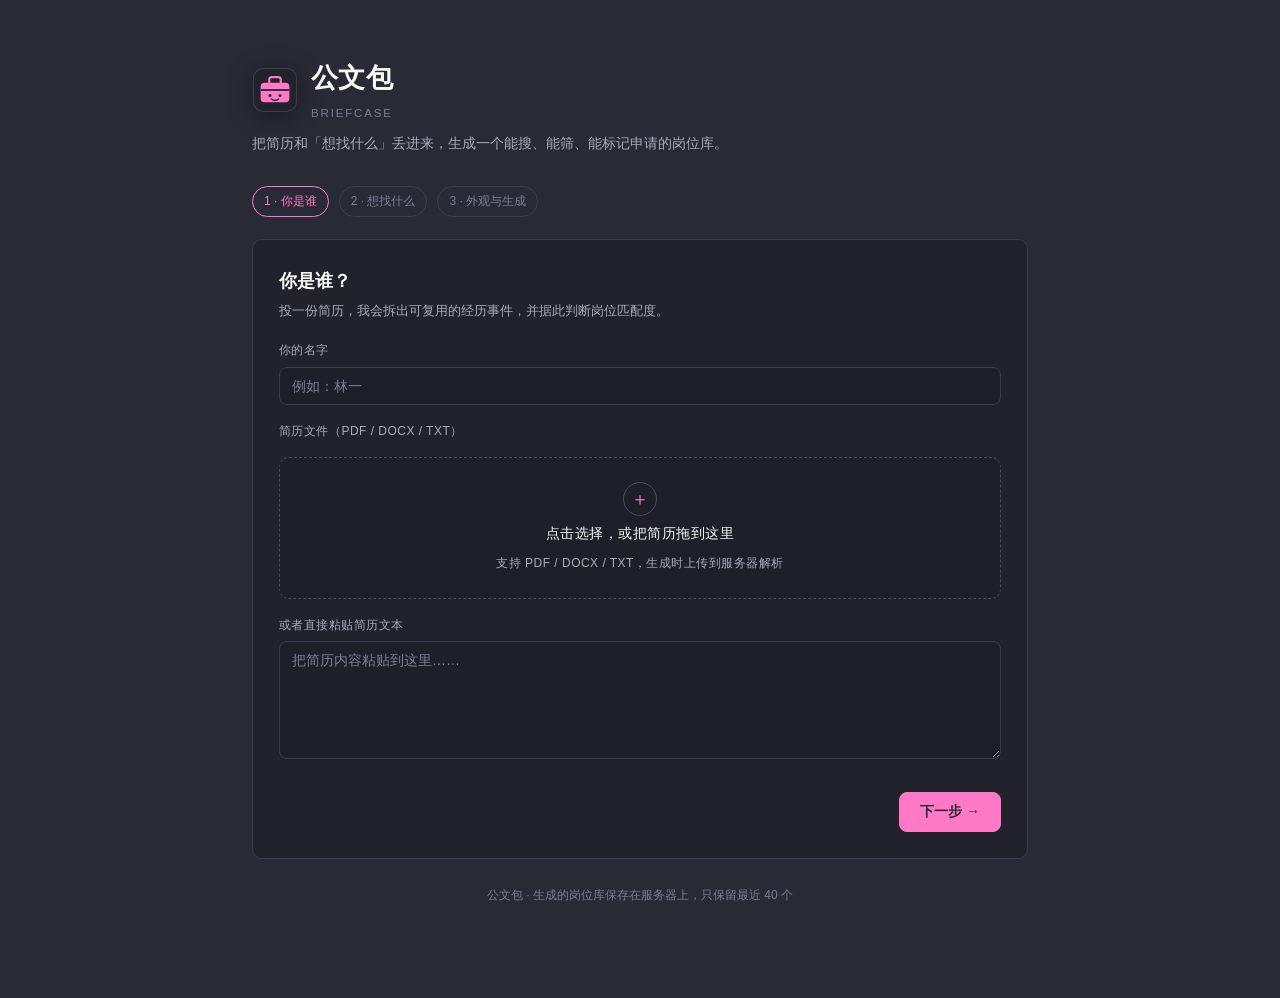
<file: jobkit/studio.html>
<!DOCTYPE html>
<html lang="zh-CN">
<head>
<meta charset="UTF-8">
<meta name="viewport" content="width=device-width, initial-scale=1.0">
<title>公文包 · 把简历变成岗位库</title>
<style>
:root{
  --bg:#141414;--card:#1c1c1c;--card-2:#222;--line:#333;--line-2:#444;
  --ink:#EDE9E0;--muted:#9B968B;--muted-2:#6F6B63;
  --accent:#C8A96B;--accent-soft:rgba(200,169,107,.13);--ok:#9BBF8F;
}
*{box-sizing:border-box}
body{margin:0;background:radial-gradient(1100px 480px at 50% -10%,#201d18,#141414 62%);
 color:var(--ink);font-family:-apple-system,"Segoe UI","PingFang SC","Microsoft YaHei",sans-serif;font-size:15px;line-height:1.7}
.wrap{max-width:820px;margin:0 auto;padding:56px 22px 80px}
.brand{display:flex;align-items:center;gap:13px;margin-bottom:10px}
.brand svg{width:46px;height:46px;display:block;filter:drop-shadow(0 4px 12px rgba(0,0,0,.4))}
h1{font-size:25px;margin:0;letter-spacing:.02em}
.tag{font-size:11.5px;color:var(--muted-2);letter-spacing:.16em;margin-top:2px}
.sub{color:var(--muted);font-size:13.5px;margin:10px 0 30px;max-width:640px}
.banner{display:none;border:1px solid #4a3f2c;background:#241f16;color:#d8c8a4;border-radius:8px;padding:10px 14px;font-size:12.5px;margin-bottom:18px}
.banner.show{display:block}
.steps{display:flex;gap:10px;margin-bottom:22px;font-size:12px;color:var(--muted-2)}
.steps span{padding:4px 11px;border:1px solid var(--line);border-radius:20px}
.steps span.on{color:var(--accent);border-color:var(--accent)}
.card{background:var(--card);border:1px solid var(--line);border-radius:12px;padding:26px}
h2{font-size:18px;margin:0 0 4px;font-weight:600}
.hint{color:var(--muted);font-size:13px;margin:0 0 18px}
label{display:block;font-size:12px;color:var(--muted);margin:16px 0 6px;letter-spacing:.04em}
input[type=text],textarea{width:100%;background:#151515;border:1px solid var(--line);border-radius:8px;
 color:var(--ink);font-family:inherit;font-size:14px;padding:10px 12px;outline:none}
input[type=text]:focus,textarea:focus{border-color:var(--accent)}
textarea{min-height:118px;resize:vertical}
.chips{display:flex;flex-wrap:wrap;gap:8px;margin-top:6px}
.chip{border:1px solid var(--line);background:transparent;color:var(--muted);border-radius:20px;
 padding:6px 14px;font-size:13px;cursor:pointer;font-family:inherit}
.chip:hover{color:var(--ink);border-color:var(--line-2)}
.chip.on{background:var(--accent-soft);border-color:var(--accent);color:var(--accent)}
.src{display:grid;grid-template-columns:1fr 1fr;gap:10px;margin-top:8px}
.src label{display:flex;align-items:center;gap:8px;margin:0;font-size:13.5px;color:var(--ink);
 border:1px solid var(--line);border-radius:8px;padding:10px 12px;cursor:pointer;letter-spacing:0}
.src label:hover{border-color:var(--line-2)}
.src input{accent-color:var(--accent)}
.url{width:100%;margin-top:8px;background:#151515;border:1px solid var(--line);border-radius:8px;padding:9px 12px;color:var(--ink);font-family:inherit;font-size:13px}
.themes{display:flex;gap:10px;flex-wrap:wrap;margin-top:10px}
.th{display:flex;align-items:center;gap:8px;border:1px solid var(--line);border-radius:8px;padding:8px 12px;
 cursor:pointer;font-size:13px;color:var(--muted);background:transparent;font-family:inherit}
.th:hover{border-color:var(--line-2)}
.th.on{border-color:var(--accent);color:var(--ink)}
.dot{width:14px;height:14px;border-radius:50%}
.row{display:flex;gap:12px;margin-top:10px}
.row>div{flex:1}
.actions{display:flex;justify-content:space-between;align-items:center;margin-top:26px;gap:12px}
.btn{border:1px solid var(--accent);background:var(--accent);color:#241f16;border-radius:8px;padding:10px 20px;
 font-size:14px;font-weight:600;cursor:pointer;font-family:inherit}
.btn:hover{background:#d4b87e}
.btn.ghost{background:transparent;color:var(--muted);border-color:var(--line)}
.btn.ghost:hover{color:var(--ink);border-color:var(--line-2)}
.btn:disabled{opacity:.55;cursor:wait}
.result{margin-top:18px;padding:14px 16px;border:1px solid var(--line);border-radius:10px;display:none;background:#171717}
.result.show{display:block}
.result a{color:var(--accent)}
.ok{color:var(--ok)}
.drop{display:flex;flex-direction:column;align-items:center;gap:7px;border:1px dashed var(--line-2);
 border-radius:10px;padding:24px 16px;cursor:pointer;text-align:center;background:#171717;transition:border-color .15s,background .15s}
.drop:hover,.drop.over{border-color:var(--accent);background:var(--accent-soft)}
.drop.has{border-style:solid;border-color:var(--accent)}
.drop-ico{width:34px;height:34px;border-radius:50%;display:grid;place-items:center;border:1px solid var(--line-2);color:var(--accent);font-size:18px;line-height:1}
.drop-main{font-size:13.5px;color:var(--ink)}
.drop-sub{font-size:12px;color:var(--muted)}
.foot{margin-top:26px;color:var(--muted-2);font-size:12px;text-align:center}
</style>
<style>
/* Dracula：与桌面图标同一套配色，平面、无渐变 */
:root{
  --bg:#282A36;--card:#21222C;--card-2:#2A2C38;--line:#3A3D4D;--line-2:#4A4D60;
  --ink:#F8F8F2;--muted:#A9ABBA;--muted-2:#7C7F92;
  --accent:#FF79C6;--accent-soft:rgba(255,121,198,.12);--ok:#8BE9A0;
}
body{background:#282A36;color:var(--ink)}
h1,h2{font-family:Georgia,"Songti SC","PingFang SC",serif;font-weight:600}
h1{font-size:27px;letter-spacing:.01em}
.tag{color:var(--muted-2);letter-spacing:.16em}
.sub{color:var(--muted)}
.banner{border-color:#4A3A4A;background:#2F2633;color:#E7B9D8}
.steps span{border-color:var(--line);color:var(--muted-2)}
.steps span.on{color:var(--accent);border-color:var(--accent)}
.card{background:var(--card);border:1px solid var(--line);border-radius:10px;box-shadow:none}
input[type=text],textarea,.url{background:#1E1F29;border-color:var(--line);color:var(--ink)}
input[type=text]:focus,textarea:focus,.url:focus{border-color:var(--accent)}
.chip{color:var(--muted);border-color:var(--line)}
.chip:hover{color:var(--ink);border-color:var(--line-2)}
.chip.on{background:var(--accent-soft);border-color:var(--accent);color:var(--accent)}
.src label{border-color:var(--line);color:var(--ink)}
.src label:hover{border-color:var(--line-2)}
.btn{background:var(--accent);border-color:var(--accent);color:#282A36}
.btn:hover{background:#FF92D0}
.btn.ghost{background:transparent;color:var(--muted);border-color:var(--line)}
.btn.ghost:hover{color:var(--ink);border-color:var(--line-2)}
.th{border-color:var(--line);color:var(--muted)}
.th.on{border-color:var(--accent);color:var(--ink)}
.drop{background:#1E1F29;border-color:var(--line-2)}
.drop:hover,.drop.over{background:var(--accent-soft);border-color:var(--accent)}
.drop-ico{border-color:var(--line-2);color:var(--accent)}
.result{background:#1E1F29;border-color:var(--line)}
.result a{color:var(--accent)}
input[type=text]::placeholder,textarea::placeholder{color:var(--muted-2)}
.foot{color:var(--muted-2)}
</style>
</head>
<body>
<div class="wrap">
  <div class="brand">
    <svg viewBox="0 0 64 64" aria-hidden="true">
      <rect x="2" y="2" width="60" height="60" rx="14" fill="#21222C" stroke="#3A3D4D" stroke-width="1.5"/>
      <rect x="24" y="14" width="16" height="11" rx="3.5" fill="none" stroke="#FF79C6" stroke-width="3"/>
      <rect x="12" y="22" width="40" height="27" rx="5.5" fill="#FF79C6"/>
      <line x1="12" y1="32" x2="52" y2="32" stroke="#282A36" stroke-width="2.6"/>
      <circle cx="25" cy="39.5" r="2.1" fill="#282A36"/>
      <circle cx="39" cy="39.5" r="2.1" fill="#282A36"/>
      <path d="M27 44.5 q5 4 10 0" stroke="#282A36" stroke-width="2" fill="none" stroke-linecap="round"/>
    </svg>
    <div>
      <h1>公文包</h1>
      <div class="tag">BRIEFCASE</div>
    </div>
  </div>
  <p class="sub">把简历和「想找什么」丢进来，生成一个能搜、能筛、能标记申请的岗位库。</p>
  <div class="banner" id="banner">你现在是直接打开的文件，生成功能需要先运行 <code>python -m jobkit studio</code>，再访问 http://127.0.0.1:8765/。</div>

  <div class="steps"><span class="on">1 · 你是谁</span><span>2 · 想找什么</span><span>3 · 外观与生成</span></div>

  <div class="card" id="step1">
    <h2>你是谁？</h2>
    <p class="hint">投一份简历，我会拆出可复用的经历事件，并据此判断岗位匹配度。</p>
    <label>你的名字</label>
    <input type="text" id="name" placeholder="例如：林一">
    <label>简历文件（PDF / DOCX / TXT）</label>
    <label class="drop" id="drop">
      <input type="file" id="resume" accept=".pdf,.docx,.txt" hidden>
      <span class="drop-ico">＋</span>
      <span class="drop-main">点击选择，或把简历拖到这里</span>
      <span class="drop-sub" id="fileInfo">支持 PDF / DOCX / TXT，生成时上传到服务器解析</span>
    </label>
    <label>或者直接粘贴简历文本</label>
    <textarea id="resumeText" placeholder="把简历内容粘贴到这里……"></textarea>
    <div class="actions">
      <span></span>
      <button class="btn" onclick="go(2)">下一步 →</button>
    </div>
  </div>

  <div class="card" id="step2" style="display:none">
    <h2>你想找什么岗位？</h2>
    <p class="hint">先简单列标准，系统会按这些条件去公开岗位源里抓取并初评。</p>
    <label>地点（逗号分隔，按顺序即优先级，中英文都行）</label>
    <input type="text" id="locations" value="北京, 新加坡, 伦敦, 纽约">
    <div class="chips" id="locChips"></div>
    <label>关键词（选填，逗号或换行分隔）</label>
    <textarea id="keywords" placeholder="例如：国际化, 海外, 战略, strategy, public affairs"></textarea>
    <label>心仪公司（选填，逗号分隔）</label>
    <input type="text" id="companies" placeholder="留空则自动检索，例如：ShopBack, Stripe, Airbnb">
    <p class="hint" style="margin-top:8px">不填公司时按地点从内置公司池检索；国内公司走实习僧（第三方在架，投递前复核）。</p>
    <div class="actions">
      <button class="btn ghost" onclick="go(1)">← 上一步</button>
      <button class="btn" onclick="go(3)">下一步 →</button>
    </div>
  </div>

  <div class="card" id="step3" style="display:none">
    <h2>外观与生成</h2>
    <p class="hint">给库起个名字、选一套配色，然后开始抓取。首次生成需要 15–90 秒。</p>
    <div class="row">
      <div><label>站点标题</label><input type="text" id="title" value="我的公文包"></div>
      <div><label>副标题</label><input type="text" id="subtitle" value="海外业务与战略"></div>
    </div>
    <label>配色</label>
    <div class="themes" id="themes"></div>
    <div class="actions">
      <button class="btn ghost" onclick="go(2)">← 上一步</button>
      <button class="btn" id="genBtn" onclick="generate()">开始生成 →</button>
    </div>
    <div class="result" id="result"></div>
  </div>

  <p class="foot">公文包 · 生成的岗位库保存在服务器上，只保留最近 40 个</p>
</div>

<script>
var QUICK_LOCS = ["北京", "上海", "香港", "新加坡", "东京", "伦敦", "纽约", "旧金山", "悉尼", "迪拜"];
var THEMES = [
  {k:"dracula", n:"Dracula", c:"#ff79c6"},
  {k:"graphite", n:"石墨", c:"#e0a458"},
  {k:"nord", n:"北境", c:"#88c0d0"},
  {k:"forest", n:"森林", c:"#9cc5a1"},
  {k:"paper", n:"纸张", c:"#b4552d"},
  {k:"ink", n:"靛青", c:"#2f6690"}
];
var picked = [];
var theme = "dracula";
var resumeB64 = "", resumeName = "";

if (location.protocol === "file:") {
  document.getElementById("banner").classList.add("show");
}
function locList(){
  return document.getElementById("locations").value.split(/[,，]/).map(function(s){return s.trim();}).filter(Boolean);
}
function renderLocs(){
  var cur = locList();
  document.getElementById("locChips").innerHTML = QUICK_LOCS.map(function(l){
    return '<button class="chip'+(cur.indexOf(l)>=0?' on':'')+'" onclick="toggleLoc(\''+l+'\')">'+l+'</button>';
  }).join("");
}
function toggleLoc(l){
  var cur = locList();
  var i = cur.indexOf(l);
  if(i>=0) cur.splice(i,1); else cur.push(l);
  document.getElementById("locations").value = cur.join(", ");
  renderLocs();
}
document.getElementById("locations").addEventListener("input", renderLocs);
function companyList(){
  return document.getElementById("companies").value.split(/[,，\n]/).map(function(s){return s.trim();}).filter(Boolean);
}
function renderThemes(){
  document.getElementById("themes").innerHTML = THEMES.map(function(t){
    return '<button class="th'+(theme===t.k?' on':'')+'" onclick="pickTheme(\''+t.k+'\')"><span class="dot" style="background:'+t.c+'"></span>'+t.n+'</button>';
  }).join("");
}
function pickTheme(k){ theme=k; renderThemes(); }
function go(n){
  ["step1","step2","step3"].forEach(function(id,i){
    document.getElementById(id).style.display = (i+1===n?'block':'none');
  });
  document.querySelectorAll(".steps span").forEach(function(s,i){ s.className = (i+1===n?'on':''); });
  window.scrollTo({top:0,behavior:"smooth"});
}
function handleFile(f){
  if(!f) return;
  resumeName = f.name;
  var r = new FileReader();
  r.onload = function(){
    resumeB64 = r.result;
    document.getElementById("fileInfo").textContent = f.name + " · " + Math.round(f.size/1024) + " KB（将解析为经历库）";
    document.getElementById("drop").classList.add("has");
  };
  r.readAsDataURL(f);
}
document.getElementById("resume").addEventListener("change", function(e){ handleFile(e.target.files[0]); });
var drop = document.getElementById("drop");
["dragenter","dragover"].forEach(function(ev){
  drop.addEventListener(ev, function(e){ e.preventDefault(); drop.classList.add("over"); });
});
["dragleave","drop"].forEach(function(ev){
  drop.addEventListener(ev, function(e){ e.preventDefault(); drop.classList.remove("over"); });
});
drop.addEventListener("drop", function(e){
  if(e.dataTransfer && e.dataTransfer.files[0]) handleFile(e.dataTransfer.files[0]);
});
function generate(){
  var btn = document.getElementById("genBtn");
  var res = document.getElementById("result");
  btn.disabled = true; btn.textContent = "正在抓取并生成…";
  res.className = "result show"; res.textContent = "正在连接岗位来源、筛选、评分、构建页面，请稍候…";
  var payload = {
    name: document.getElementById("name").value,
    resume_b64: resumeB64,
    resume_ext: resumeName ? resumeName.slice(resumeName.lastIndexOf(".")) : "",
    resume_text: document.getElementById("resumeText").value,
    locations: locList(),
    keywords: document.getElementById("keywords").value.split(/[,，\n]/).map(function(x){return x.trim();}).filter(Boolean),
    companies: companyList(),
    title: document.getElementById("title").value || "我的公文包",
    subtitle: document.getElementById("subtitle").value || "岗位库",
    theme: theme
  };
  fetch("/api/generate", {method:"POST", headers:{"Content-Type":"application/json"}, body: JSON.stringify(payload)})
    .then(function(r){ return r.json(); })
    .then(function(start){
      if(!start.ok) throw new Error(start.error || "生成失败");
      var jid = start.job;
      return new Promise(function(resolve, reject){
        var tries = 0;
        var timer = setInterval(function(){
          tries++;
          fetch("/api/status/" + jid).then(function(r){ return r.json(); }).then(function(s){
            if(s.state === "done"){ clearInterval(timer); resolve(s.result); }
            else if(s.state === "error"){ clearInterval(timer); reject(new Error(s.error || "生成失败")); }
            else if(tries > 150){ clearInterval(timer); reject(new Error("等待超时，请重试")); }
            else if(tries % 5 === 0){ res.textContent = "还在抓取岗位，已等待 " + (tries * 2) + " 秒…"; }
          }).catch(function(e){ clearInterval(timer); reject(e); });
        }, 2000);
      });
    })
    .then(function(d){
      var info = "";
      if(d.companies){
        var f = (d.companies.found||[]).map(function(x){return x.name + "（" + x.board + "）";});
        var m = d.companies.missing||[];
        if(d.companies.ai_used) info += '<p style="font-size:12px;color:#8be9a0">DeepSeek 精读：已启用（经历素材库由模型重写）</p>';
        if(d.companies.pool) info += '<p style="font-size:12px;color:#a9abba">使用内置公司池：' + f.join("、") + '</p>';
        else if(f.length) info += '<p style="font-size:12px;color:#a9abba">匹配到：' + f.join("、") + '</p>';
        if(m.length) info += '<p style="font-size:12px;color:#e0a0a0">没找到招聘板：' + m.join("、") + '</p>';
      }
      res.innerHTML = '<div class="ok">已生成：' + d.stats.jobs + ' 个岗位（抓取 ' + d.stats.sources + ' 条，筛选后 ' + d.stats.candidates + ' 条）</div>' +
        info +
        '<p><a href="' + d.url + '" target="_blank">打开我的公文包 →</a></p>' +
        '<p style="color:#9b968b;font-size:12px">文件已写入 libraries/' + d.slug + '/，可继续手改 data/jobs.json。</p>';
      btn.textContent = "再生成一次";
    })
    .catch(function(e){
      res.innerHTML = '<div style="color:#e08a7a">生成失败：' + e.message + '</div>';
      btn.textContent = "重试";
    })
    .finally(function(){ btn.disabled = false; });
}
renderLocs(); renderThemes();
</script>
</body>
</html>
</file>
